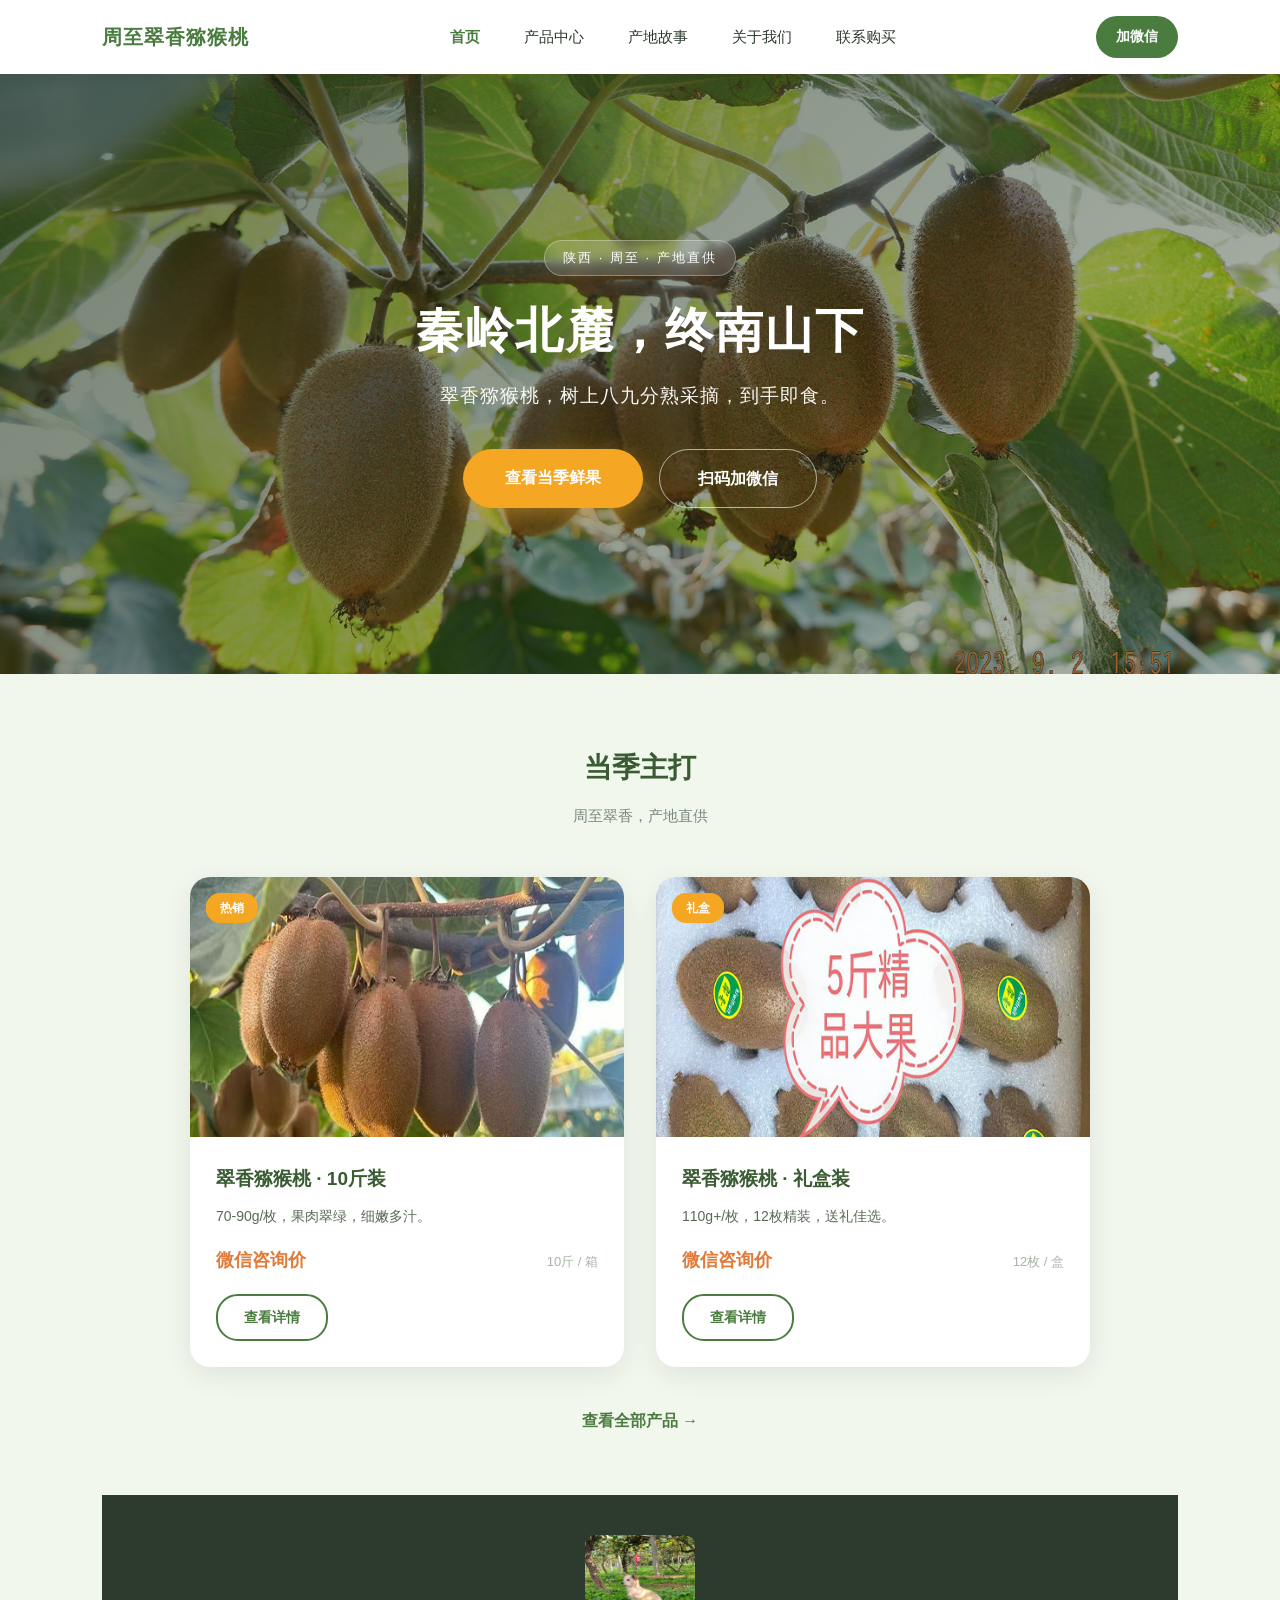
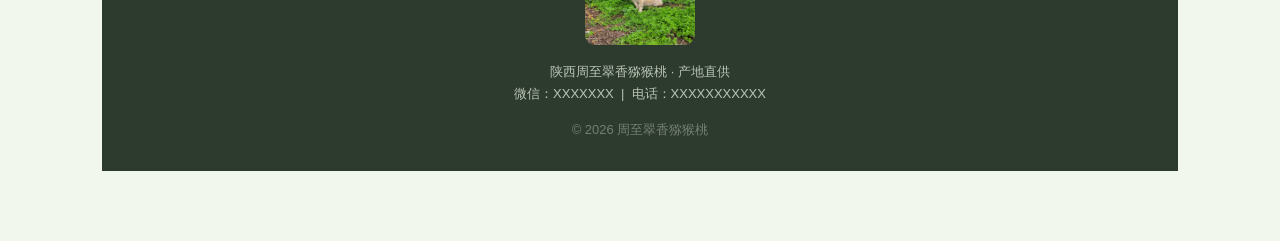
<file: index.html>
<!DOCTYPE html>
<html lang="zh-CN">
<head>
<meta charset="UTF-8">
<meta name="viewport" content="width=device-width, initial-scale=1.0">
<title>陕西周至翠香猕猴桃 · 产地直供</title>
<meta name="description" content="陕西周至翠香猕猴桃，秦岭北麓核心产区，树上八九分熟采摘，坏果包赔。扫码加微信，产地直供价。">
<link rel="stylesheet" href="/style.css">
</head>
<body>

<div id="site-nav"></div>

<header class="hero">
  <div class="hero-bg"></div>
  <div class="hero-overlay"></div>
  <div class="hero-content">
    <div class="hero-eyebrow">陕西 · 周至 · 产地直供</div>
    <h1>秦岭北麓，终南山下</h1>
    <p>翠香猕猴桃，树上八九分熟采摘，到手即食。</p>
    <div class="hero-buttons">
      <a href="/products.html" class="btn-main">查看当季鲜果</a>
      <a href="/contact.html" class="btn-ghost">扫码加微信</a>
    </div>
  </div>
</header>

<section style="background:var(--primary-bg);">
  <h2 class="section-title">当季主打</h2>
  <p class="section-sub">周至翠香，产地直供</p>
  <div class="product-grid">
    <div class="product-card">
      <div class="product-img-wrap">
        <img src="/images/product-cuixiang-10jin.jpg" alt="翠香猕猴桃10斤装">
        <div class="product-badge">热销</div>
      </div>
      <div class="product-info">
        <h3>翠香猕猴桃 · 10斤装</h3>
        <p class="desc">70-90g/枚，果肉翠绿，细嫩多汁。</p>
        <div class="price-row">
          <span class="price">微信咨询价</span>
          <span class="unit">10斤 / 箱</span>
        </div>
        <a href="/products/cuixiang-10jin.html" class="btn-outline">查看详情</a>
      </div>
    </div>
    <div class="product-card">
      <div class="product-img-wrap">
        <img src="/images/product-cuixiang-gift.jpg" alt="翠香猕猴桃礼盒装">
        <div class="product-badge">礼盒</div>
      </div>
      <div class="product-info">
        <h3>翠香猕猴桃 · 礼盒装</h3>
        <p class="desc">110g+/枚，12枚精装，送礼佳选。</p>
        <div class="price-row">
          <span class="price">微信咨询价</span>
          <span class="unit">12枚 / 盒</span>
        </div>
        <a href="/products/cuixiang-5jin-gift.html" class="btn-outline">查看详情</a>
      </div>
    </div>
  </div>
  <div style="text-align:center; margin-top:40px;">
    <a href="/products.html" style="color:var(--primary); font-weight:600;">查看全部产品 →</a>
  </div>


<div id="site-wechat"></div>

<div id="site-footer"></div>

<div id="site-mobile-nav"></div>

<script src="/common.js"></script>
</body>
</html>
</file>
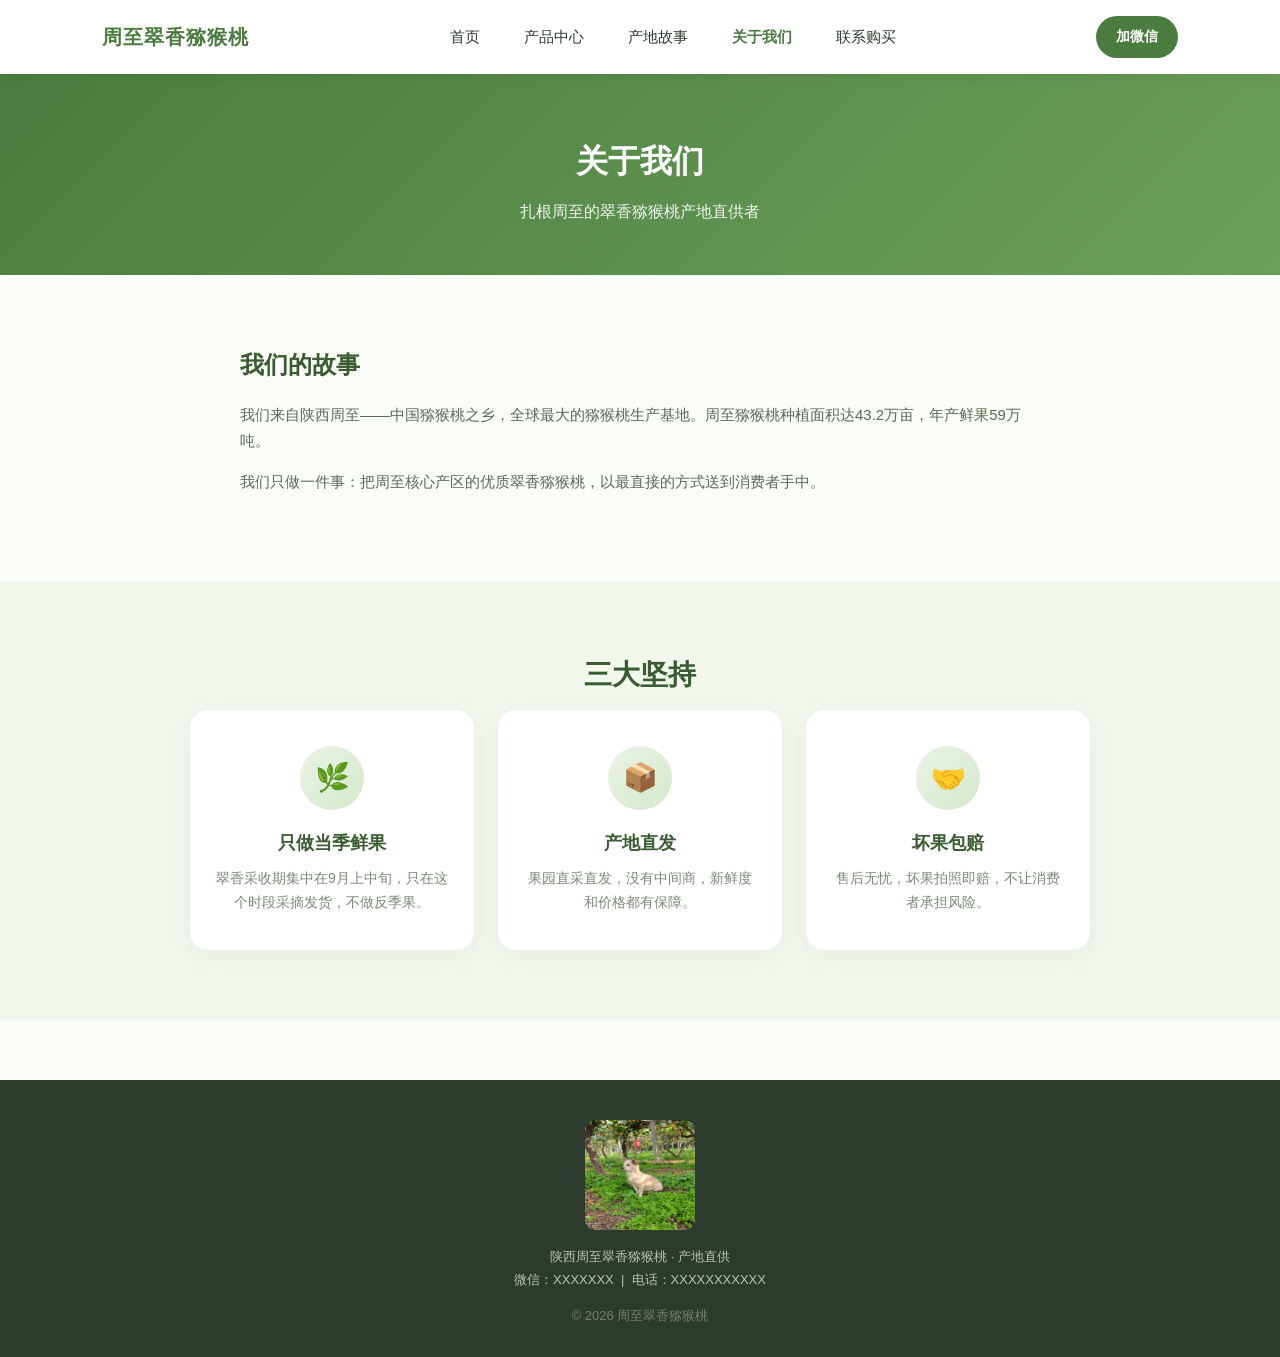
<file: about.html>
<!DOCTYPE html>
<html lang="zh-CN">
<head>
<meta charset="UTF-8">
<meta name="viewport" content="width=device-width, initial-scale=1.0">
<title>关于我们 · 陕西周至翠香猕猴桃</title>
<meta name="description" content="扎根周至的翠香猕猴桃产地直供者，只做当季鲜果，产地直发，坏果包赔。">
<link rel="stylesheet" href="/style.css">
<style>
  .about-wrap { max-width: 800px; margin: 0 auto; }
  .about-wrap h3 { font-size: 24px; color: #3a5c32; margin-bottom: 16px; }
  .about-wrap p { font-size: 15px; color: var(--text-mid); margin-bottom: 16px; }

  .values { display: grid; grid-template-columns: repeat(3, 1fr); gap: 24px; max-width: 900px; margin: 0 auto; }
  .value-item { background: #fff; border-radius: 18px; padding: 36px 24px; text-align: center; box-shadow: 0 6px 24px rgba(74,124,63,0.08); transition: transform 0.25s; }
  .value-item:hover { transform: translateY(-4px); }
  .value-item .icon { width: 64px; height: 64px; border-radius: 50%; background: linear-gradient(135deg, #eaf3e5, #d4e8cb); display: flex; align-items: center; justify-content: center; font-size: 28px; margin: 0 auto 18px; }
  .value-item h3 { font-size: 18px; color: #3a5c32; margin-bottom: 8px; font-weight: 700; }
  .value-item p { font-size: 14px; color: var(--text-light); }

  @media (max-width: 768px) {
    .values { grid-template-columns: 1fr; }
  }
</style>
</head>
<body>

<div id="site-nav"></div>

<header class="page-header">
  <h1>关于我们</h1>
  <p>扎根周至的翠香猕猴桃产地直供者</p>
</header>

<section>
  <div class="about-wrap">
    <h3>我们的故事</h3>
    <p>我们来自陕西周至——中国猕猴桃之乡，全球最大的猕猴桃生产基地。周至猕猴桃种植面积达43.2万亩，年产鲜果59万吨。</p>
    <p>我们只做一件事：把周至核心产区的优质翠香猕猴桃，以最直接的方式送到消费者手中。</p>
  </div>
</section>

<section style="background:var(--primary-bg);">
  <h2 class="section-title">三大坚持</h2>
  <div class="values">
    <div class="value-item">
      <div class="icon">🌿</div>
      <h3>只做当季鲜果</h3>
      <p>翠香采收期集中在9月上中旬，只在这个时段采摘发货，不做反季果。</p>
    </div>
    <div class="value-item">
      <div class="icon">📦</div>
      <h3>产地直发</h3>
      <p>果园直采直发，没有中间商，新鲜度和价格都有保障。</p>
    </div>
    <div class="value-item">
      <div class="icon">🤝</div>
      <h3>坏果包赔</h3>
      <p>售后无忧，坏果拍照即赔，不让消费者承担风险。</p>
    </div>
  </div>
</section>

<div id="site-wechat"></div>
<div id="site-footer"></div>
<div id="site-mobile-nav"></div>

<script src="/common.js"></script>
</body>
</html>
</file>
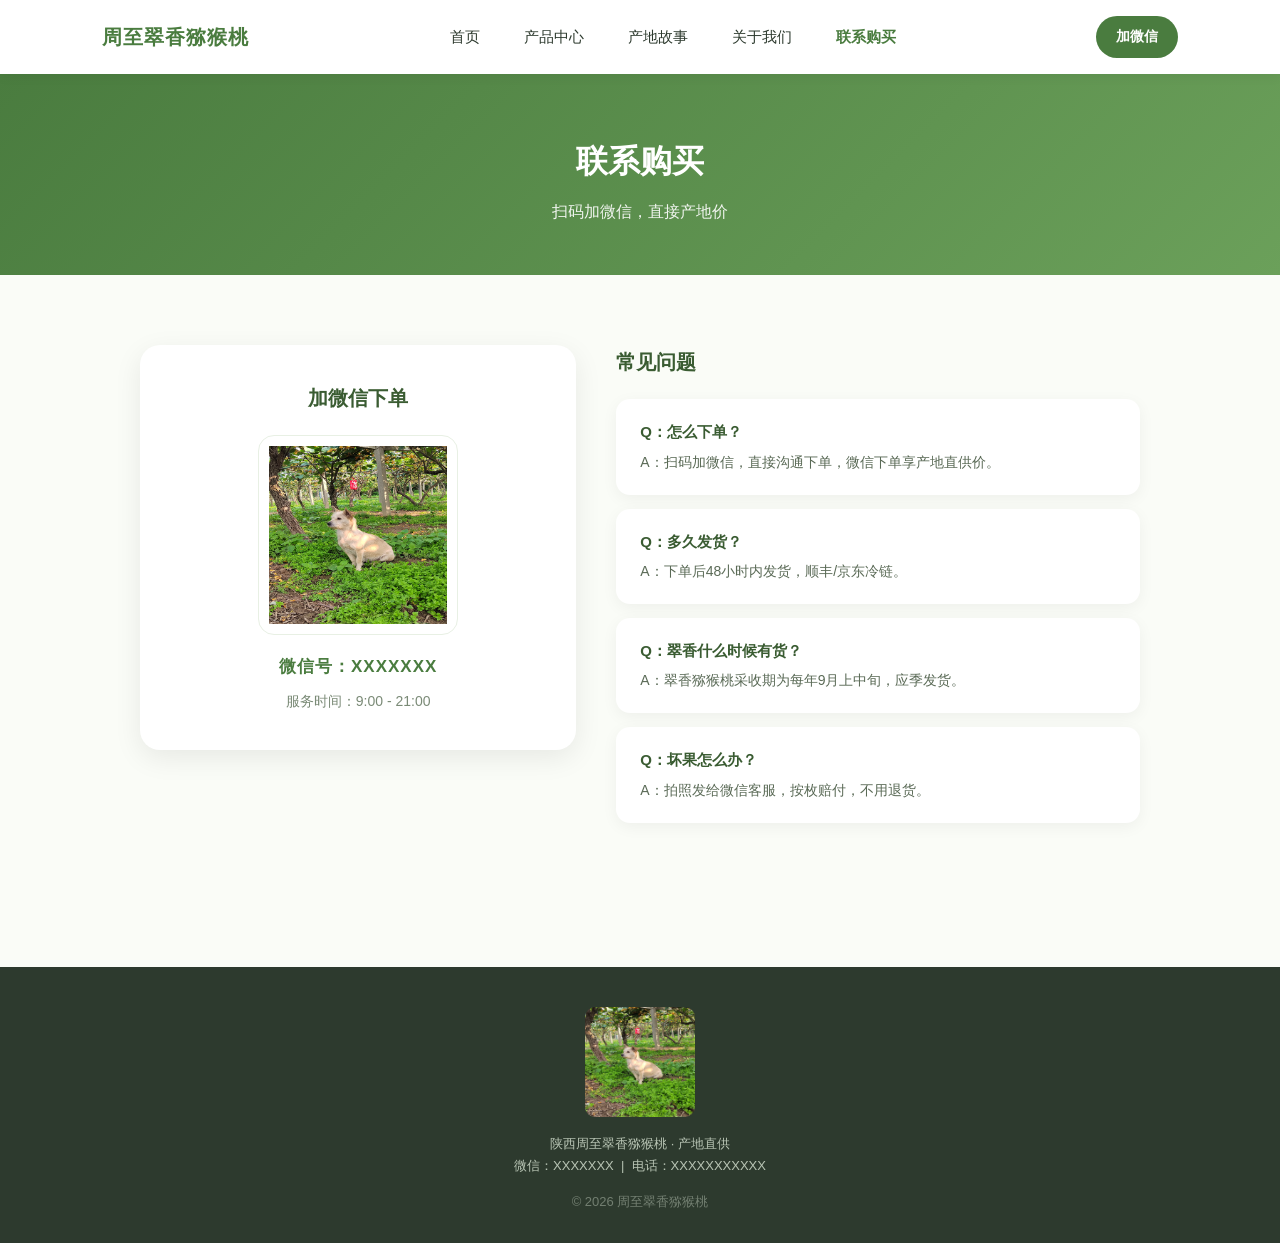
<file: contact.html>
<!DOCTYPE html>
<html lang="zh-CN">
<head>
<meta charset="UTF-8">
<meta name="viewport" content="width=device-width, initial-scale=1.0">
<title>联系购买 · 陕西周至翠香猕猴桃</title>
<meta name="description" content="扫码加微信，直接产地价购买周至翠香猕猴桃。坏果包赔，售后无忧。">
<link rel="stylesheet" href="/style.css">
<style>
  .contact-wrap { max-width: 1000px; margin: 0 auto; display: grid; grid-template-columns: 1fr 1.2fr; gap: 40px; align-items: start; }
  .contact-card { background: #fff; border-radius: 20px; padding: 36px; box-shadow: 0 8px 28px rgba(0,0,0,0.08); text-align: center; }
  .contact-card h3 { font-size: 20px; color: #3a5c32; margin-bottom: 20px; }
  .contact-card .qr { width: 200px; height: 200px; margin: 0 auto 18px; background: #fff; border-radius: 16px; padding: 10px; border: 1px solid #e8f0e4; }
  .contact-card .wechat-id { font-size: 17px; font-weight: 700; color: var(--primary); margin-bottom: 8px; }
  .contact-card .note { font-size: 14px; color: var(--text-light); }

  .faq h3 { font-size: 20px; color: #3a5c32; margin-bottom: 20px; }
  .faq-item { background: #fff; border-radius: 14px; padding: 20px 24px; margin-bottom: 14px; box-shadow: 0 4px 16px rgba(0,0,0,0.05); }
  .faq-item h4 { font-size: 15px; color: #3a5c32; margin-bottom: 6px; }
  .faq-item p { font-size: 14px; color: var(--text-mid); }

  @media (max-width: 768px) {
    .contact-wrap { grid-template-columns: 1fr; }
  }
</style>
</head>
<body>

<div id="site-nav"></div>

<header class="page-header">
  <h1>联系购买</h1>
  <p>扫码加微信，直接产地价</p>
</header>

<section>
  <div class="contact-wrap">
    <div class="contact-card">
      <h3>加微信下单</h3>
      <div class="qr">
        <img src="/images/wechat-qr.png" alt="微信二维码">
      </div>
      <div class="wechat-id">微信号：XXXXXXX</div>
      <div class="note">服务时间：9:00 - 21:00</div>
    </div>
    <div class="faq">
      <h3>常见问题</h3>
      <div class="faq-item">
        <h4>Q：怎么下单？</h4>
        <p>A：扫码加微信，直接沟通下单，微信下单享产地直供价。</p>
      </div>
      <div class="faq-item">
        <h4>Q：多久发货？</h4>
        <p>A：下单后48小时内发货，顺丰/京东冷链。</p>
      </div>
      <div class="faq-item">
        <h4>Q：翠香什么时候有货？</h4>
        <p>A：翠香猕猴桃采收期为每年9月上中旬，应季发货。</p>
      </div>
      <div class="faq-item">
        <h4>Q：坏果怎么办？</h4>
        <p>A：拍照发给微信客服，按枚赔付，不用退货。</p>
      </div>
    </div>
  </div>
</section>

<div id="site-wechat"></div>
<div id="site-footer"></div>
<div id="site-mobile-nav"></div>

<script src="/common.js"></script>
</body>
</html>
</file>
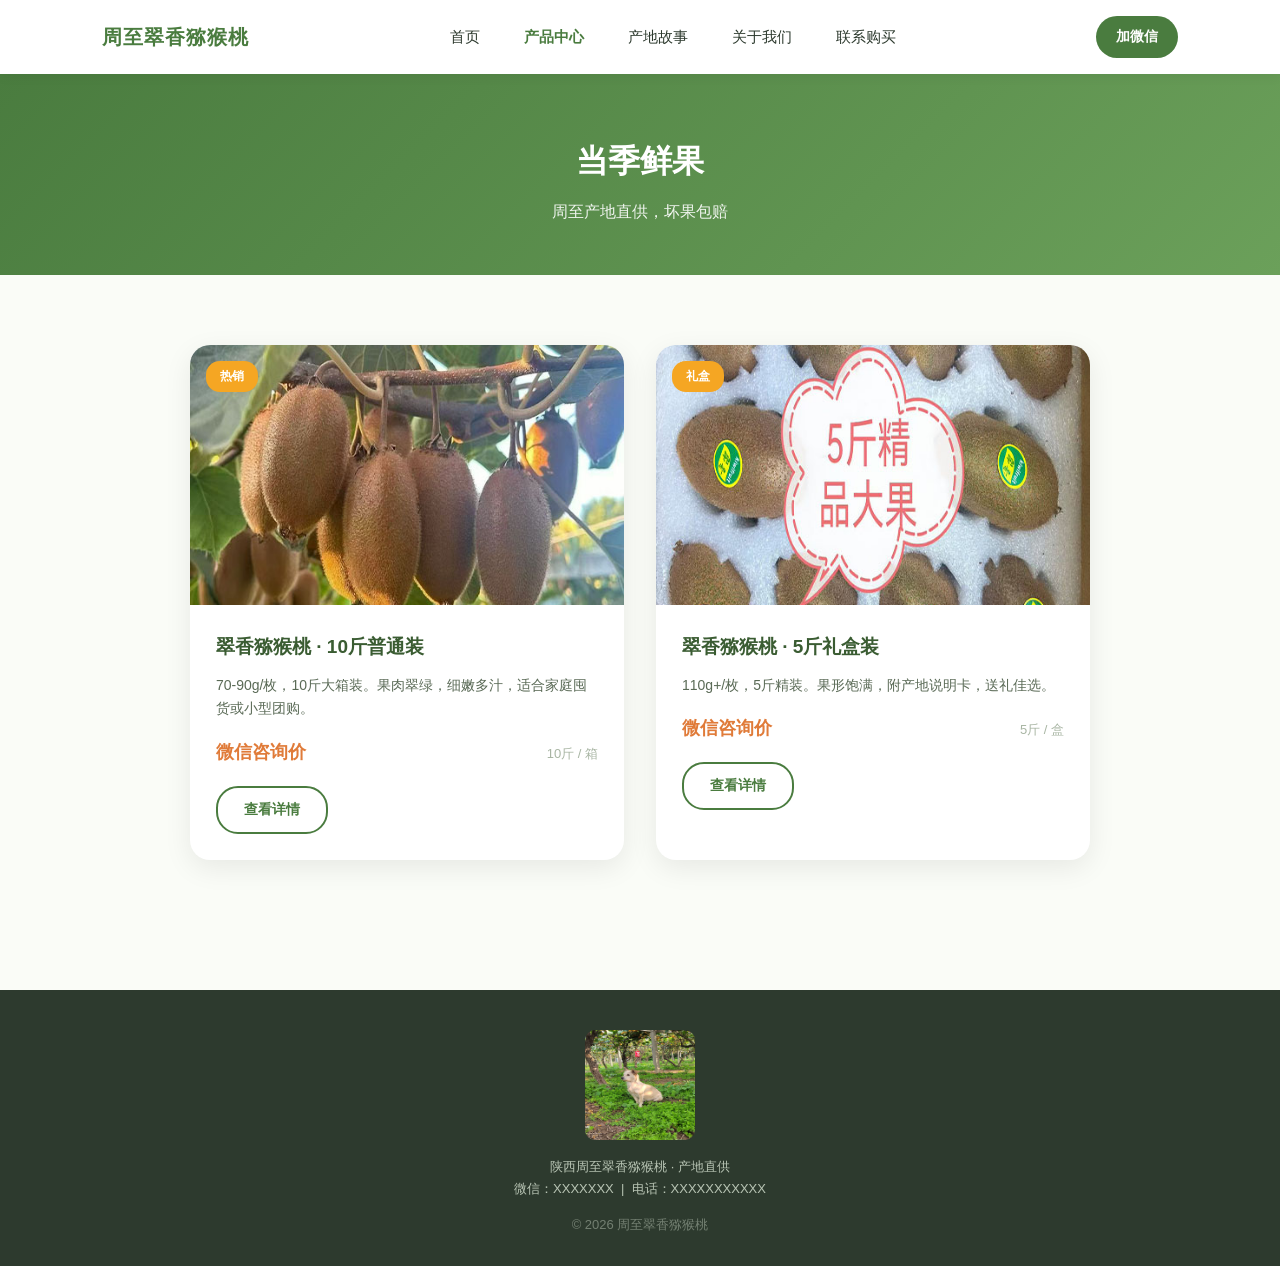
<file: products.html>
<!DOCTYPE html>
<html lang="zh-CN">
<head>
<meta charset="UTF-8">
<meta name="viewport" content="width=device-width, initial-scale=1.0">
<title>产品中心 · 陕西周至翠香猕猴桃</title>
<meta name="description" content="周至猕猴桃当季鲜果，翠香10斤装、翠香5斤礼盒、红阳5斤装、华优5斤装，产地直供，坏果包赔。">
<link rel="stylesheet" href="/style.css">
</head>
<body>

<div id="site-nav"></div>

<header class="page-header">
  <h1>当季鲜果</h1>
  <p>周至产地直供，坏果包赔</p>
</header>

<section>
  <div id="product-list" class="product-grid"></div>
</section>

<div id="site-wechat"></div>
<div id="site-footer"></div>
<div id="site-mobile-nav"></div>

<script src="/products-data.js"></script>
<script>
  const container = document.getElementById("product-list");
  if (container && typeof PRODUCTS !== "undefined") {
    container.innerHTML = PRODUCTS.map(p => `
      <div class="product-card">
        <div class="product-img-wrap">
          <img src="${p.image}" alt="${p.name}">
          ${p.badge ? `<div class="product-badge">${p.badge}</div>` : ""}
        </div>
        <div class="product-info">
          <h3>${p.name}</h3>
          <p class="desc">${p.desc}</p>
          <div class="price-row">
            <span class="price">${p.price}</span>
            <span class="unit">${p.unit}</span>
          </div>
          <a href="${p.detailUrl}" class="btn-outline">查看详情</a>
        </div>
      </div>
    `).join("");
  }
</script>
<script src="/common.js"></script>
</body>
</html>
</file>
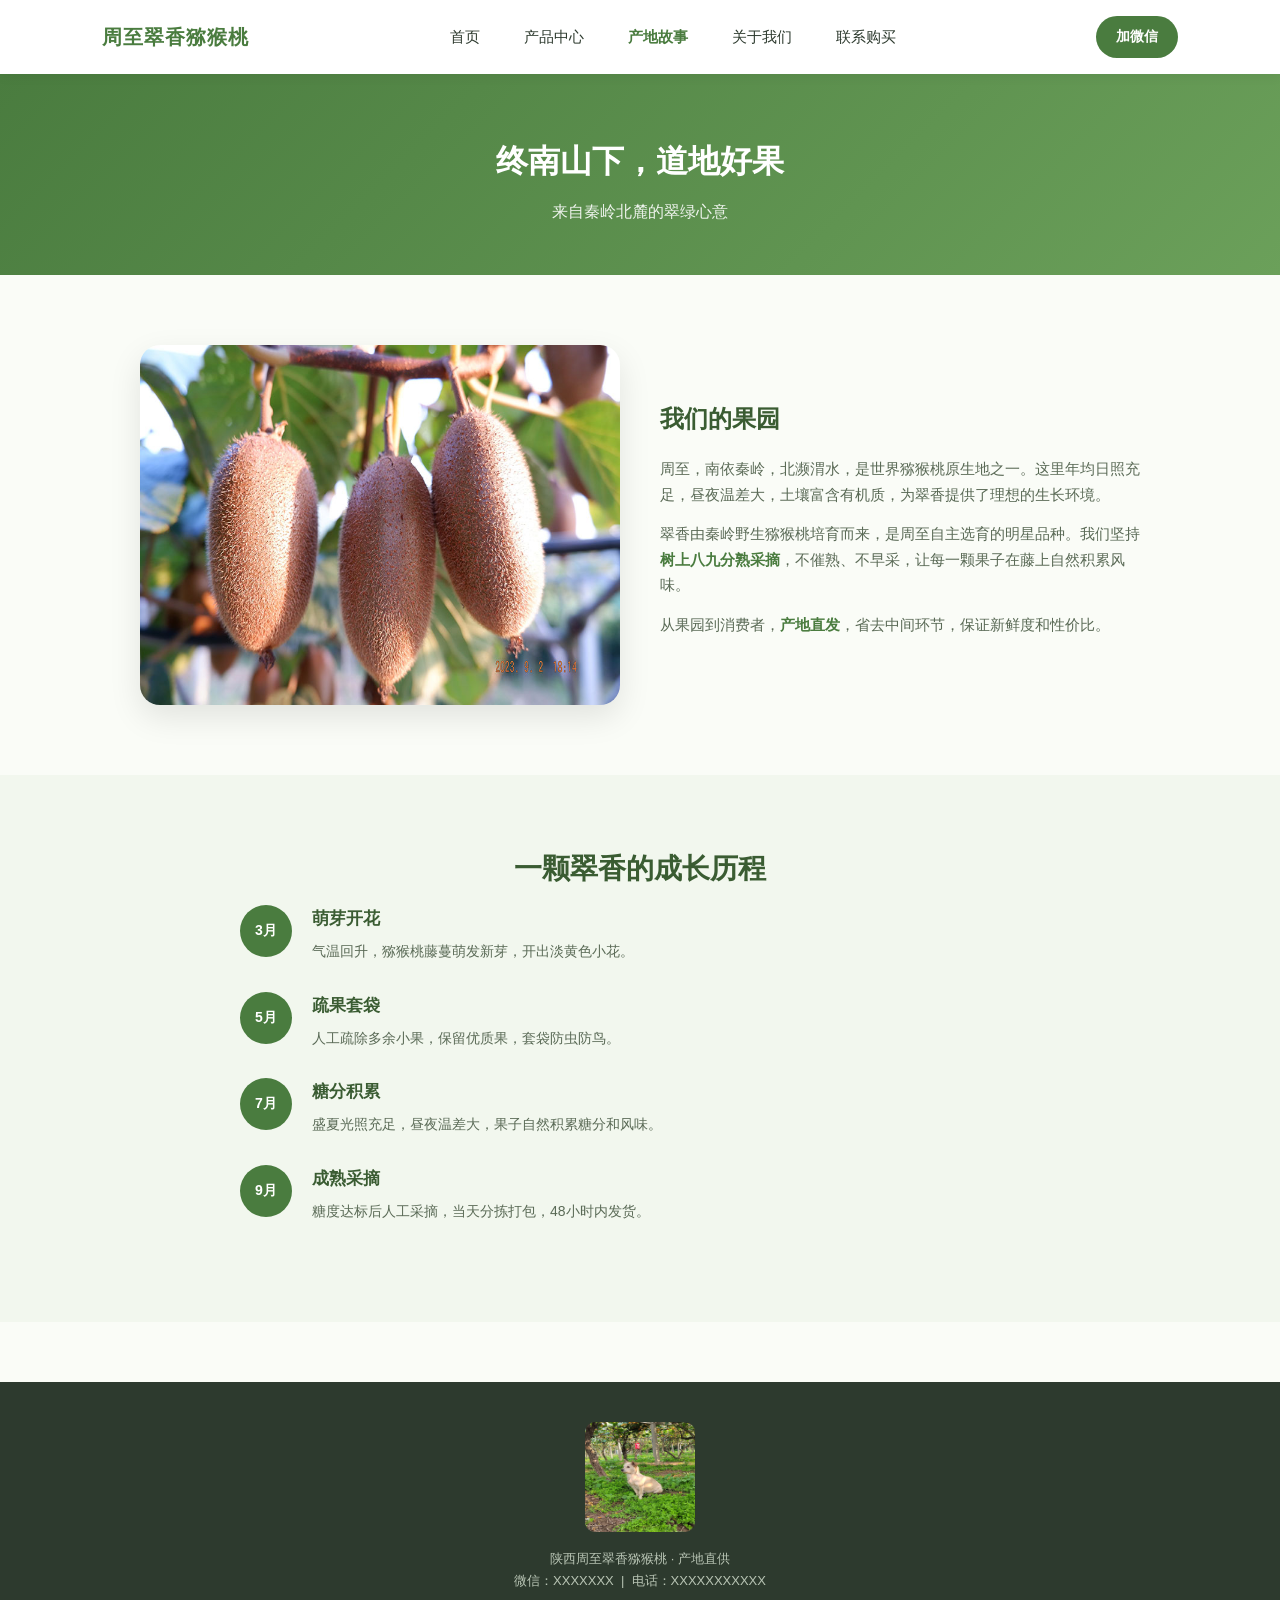
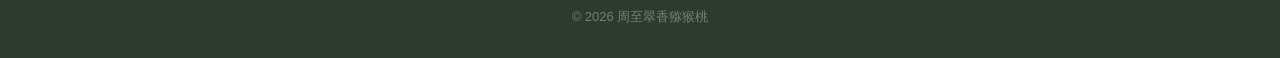
<file: story.html>
<!DOCTYPE html>
<html lang="zh-CN">
<head>
<meta charset="UTF-8">
<meta name="viewport" content="width=device-width, initial-scale=1.0">
<title>产地故事 · 陕西周至翠香猕猴桃</title>
<meta name="description" content="周至翠香猕猴桃产地故事，秦岭北麓核心产区，树上自然熟，产地直发。">
<link rel="stylesheet" href="/style.css">
<style>
  .story-wrap { display: grid; grid-template-columns: 1fr 1fr; gap: 40px; max-width: 1000px; margin: 0 auto; align-items: center; }
  .story-img { border-radius: 20px; overflow: hidden; box-shadow: 0 12px 32px rgba(0,0,0,0.1); }
  .story-text h3 { font-size: 24px; color: #3a5c32; margin-bottom: 16px; }
  .story-text p { font-size: 15px; color: var(--text-mid); margin-bottom: 14px; }
  .story-text .highlight { color: var(--primary); font-weight: 700; }

  .timeline { max-width: 800px; margin: 0 auto; }
  .timeline-item { display: flex; gap: 20px; margin-bottom: 28px; }
  .timeline-dot { flex-shrink: 0; width: 52px; height: 52px; border-radius: 50%; background: var(--primary); color: #fff; display: flex; align-items: center; justify-content: center; font-weight: 700; font-size: 14px; }
  .timeline-content h4 { font-size: 17px; color: #3a5c32; margin-bottom: 6px; }
  .timeline-content p { font-size: 14px; color: var(--text-mid); }

  @media (max-width: 768px) {
    .story-wrap { grid-template-columns: 1fr; }
  }
</style>
</head>
<body>

<div id="site-nav"></div>

<header class="page-header">
  <h1>终南山下，道地好果</h1>
  <p>来自秦岭北麓的翠绿心意</p>
</header>

<section>
  <div class="story-wrap">
    <div class="story-img">
      <img src="/images/orchard.jpg" alt="周至猕猴桃果园">
    </div>
    <div class="story-text">
      <h3>我们的果园</h3>
      <p>周至，南依秦岭，北濒渭水，是世界猕猴桃原生地之一。这里年均日照充足，昼夜温差大，土壤富含有机质，为翠香提供了理想的生长环境。</p>
      <p>翠香由秦岭野生猕猴桃培育而来，是周至自主选育的明星品种。我们坚持<span class="highlight">树上八九分熟采摘</span>，不催熟、不早采，让每一颗果子在藤上自然积累风味。</p>
      <p>从果园到消费者，<span class="highlight">产地直发</span>，省去中间环节，保证新鲜度和性价比。</p>
    </div>
  </div>
</section>

<section style="background:var(--primary-bg);">
  <h2 class="section-title">一颗翠香的成长历程</h2>
  <div class="timeline">
    <div class="timeline-item">
      <div class="timeline-dot">3月</div>
      <div class="timeline-content">
        <h4>萌芽开花</h4>
        <p>气温回升，猕猴桃藤蔓萌发新芽，开出淡黄色小花。</p>
      </div>
    </div>
    <div class="timeline-item">
      <div class="timeline-dot">5月</div>
      <div class="timeline-content">
        <h4>疏果套袋</h4>
        <p>人工疏除多余小果，保留优质果，套袋防虫防鸟。</p>
      </div>
    </div>
    <div class="timeline-item">
      <div class="timeline-dot">7月</div>
      <div class="timeline-content">
        <h4>糖分积累</h4>
        <p>盛夏光照充足，昼夜温差大，果子自然积累糖分和风味。</p>
      </div>
    </div>
    <div class="timeline-item">
      <div class="timeline-dot">9月</div>
      <div class="timeline-content">
        <h4>成熟采摘</h4>
        <p>糖度达标后人工采摘，当天分拣打包，48小时内发货。</p>
      </div>
    </div>
  </div>
</section>

<div id="site-wechat"></div>
<div id="site-footer"></div>
<div id="site-mobile-nav"></div>

<script src="/common.js"></script>
</body>
</html>
</file>
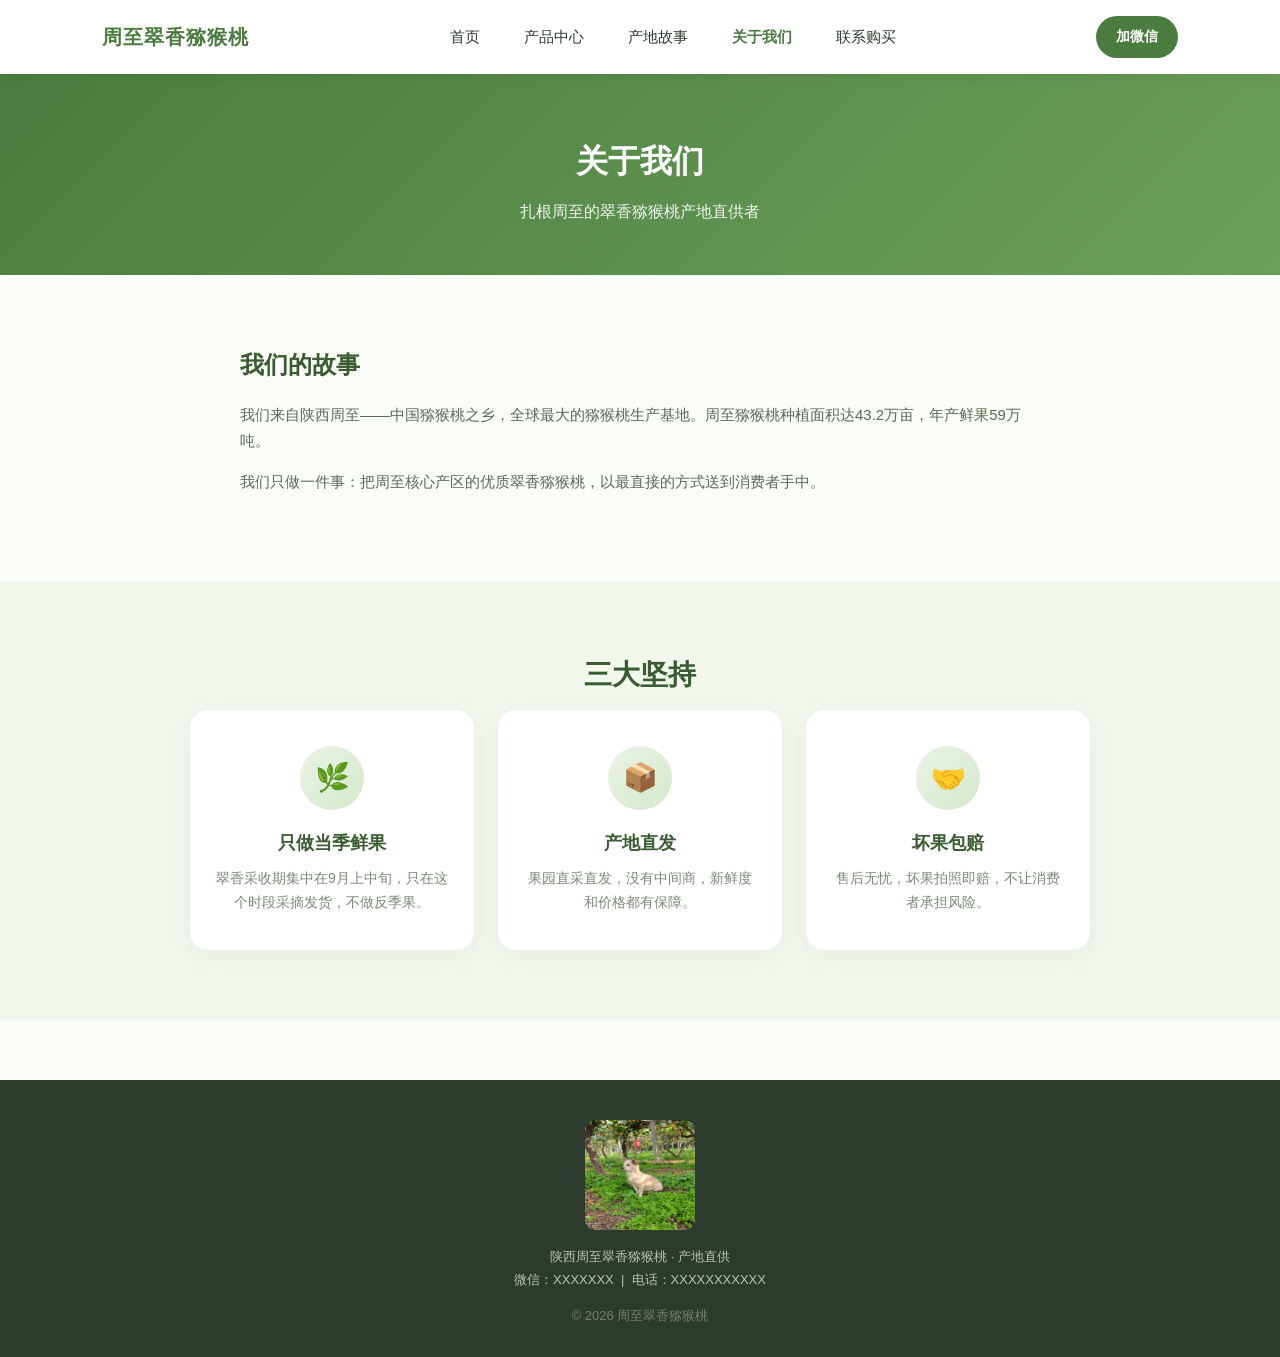
<file: pages/about.html>
<!DOCTYPE html>
<html lang="zh-CN">
<head>
<meta charset="UTF-8">
<meta name="viewport" content="width=device-width, initial-scale=1.0">
<title>关于我们 · 陕西周至翠香猕猴桃</title>
<meta name="description" content="扎根周至的翠香猕猴桃产地直供者，只做当季鲜果，产地直发，坏果包赔。">
<link rel="stylesheet" href="/style.css">
<style>
  .about-wrap { max-width: 800px; margin: 0 auto; }
  .about-wrap h3 { font-size: 24px; color: #3a5c32; margin-bottom: 16px; }
  .about-wrap p { font-size: 15px; color: var(--text-mid); margin-bottom: 16px; }

  .values { display: grid; grid-template-columns: repeat(3, 1fr); gap: 24px; max-width: 900px; margin: 0 auto; }
  .value-item { background: #fff; border-radius: 18px; padding: 36px 24px; text-align: center; box-shadow: 0 6px 24px rgba(74,124,63,0.08); transition: transform 0.25s; }
  .value-item:hover { transform: translateY(-4px); }
  .value-item .icon { width: 64px; height: 64px; border-radius: 50%; background: linear-gradient(135deg, #eaf3e5, #d4e8cb); display: flex; align-items: center; justify-content: center; font-size: 28px; margin: 0 auto 18px; }
  .value-item h3 { font-size: 18px; color: #3a5c32; margin-bottom: 8px; font-weight: 700; }
  .value-item p { font-size: 14px; color: var(--text-light); }

  @media (max-width: 768px) {
    .values { grid-template-columns: 1fr; }
  }
</style>
</head>
<body>

<div id="site-nav"></div>

<header class="page-header">
  <h1>关于我们</h1>
  <p>扎根周至的翠香猕猴桃产地直供者</p>
</header>

<section>
  <div class="about-wrap">
    <h3>我们的故事</h3>
    <p>我们来自陕西周至——中国猕猴桃之乡，全球最大的猕猴桃生产基地。周至猕猴桃种植面积达43.2万亩，年产鲜果59万吨。</p>
    <p>我们只做一件事：把周至核心产区的优质翠香猕猴桃，以最直接的方式送到消费者手中。</p>
  </div>
</section>

<section style="background:var(--primary-bg);">
  <h2 class="section-title">三大坚持</h2>
  <div class="values">
    <div class="value-item">
      <div class="icon">🌿</div>
      <h3>只做当季鲜果</h3>
      <p>翠香采收期集中在9月上中旬，只在这个时段采摘发货，不做反季果。</p>
    </div>
    <div class="value-item">
      <div class="icon">📦</div>
      <h3>产地直发</h3>
      <p>果园直采直发，没有中间商，新鲜度和价格都有保障。</p>
    </div>
    <div class="value-item">
      <div class="icon">🤝</div>
      <h3>坏果包赔</h3>
      <p>售后无忧，坏果拍照即赔，不让消费者承担风险。</p>
    </div>
  </div>
</section>

<div id="site-wechat"></div>
<div id="site-footer"></div>
<div id="site-mobile-nav"></div>

<script src="/common.js"></script>
</body>
</html>
</file>
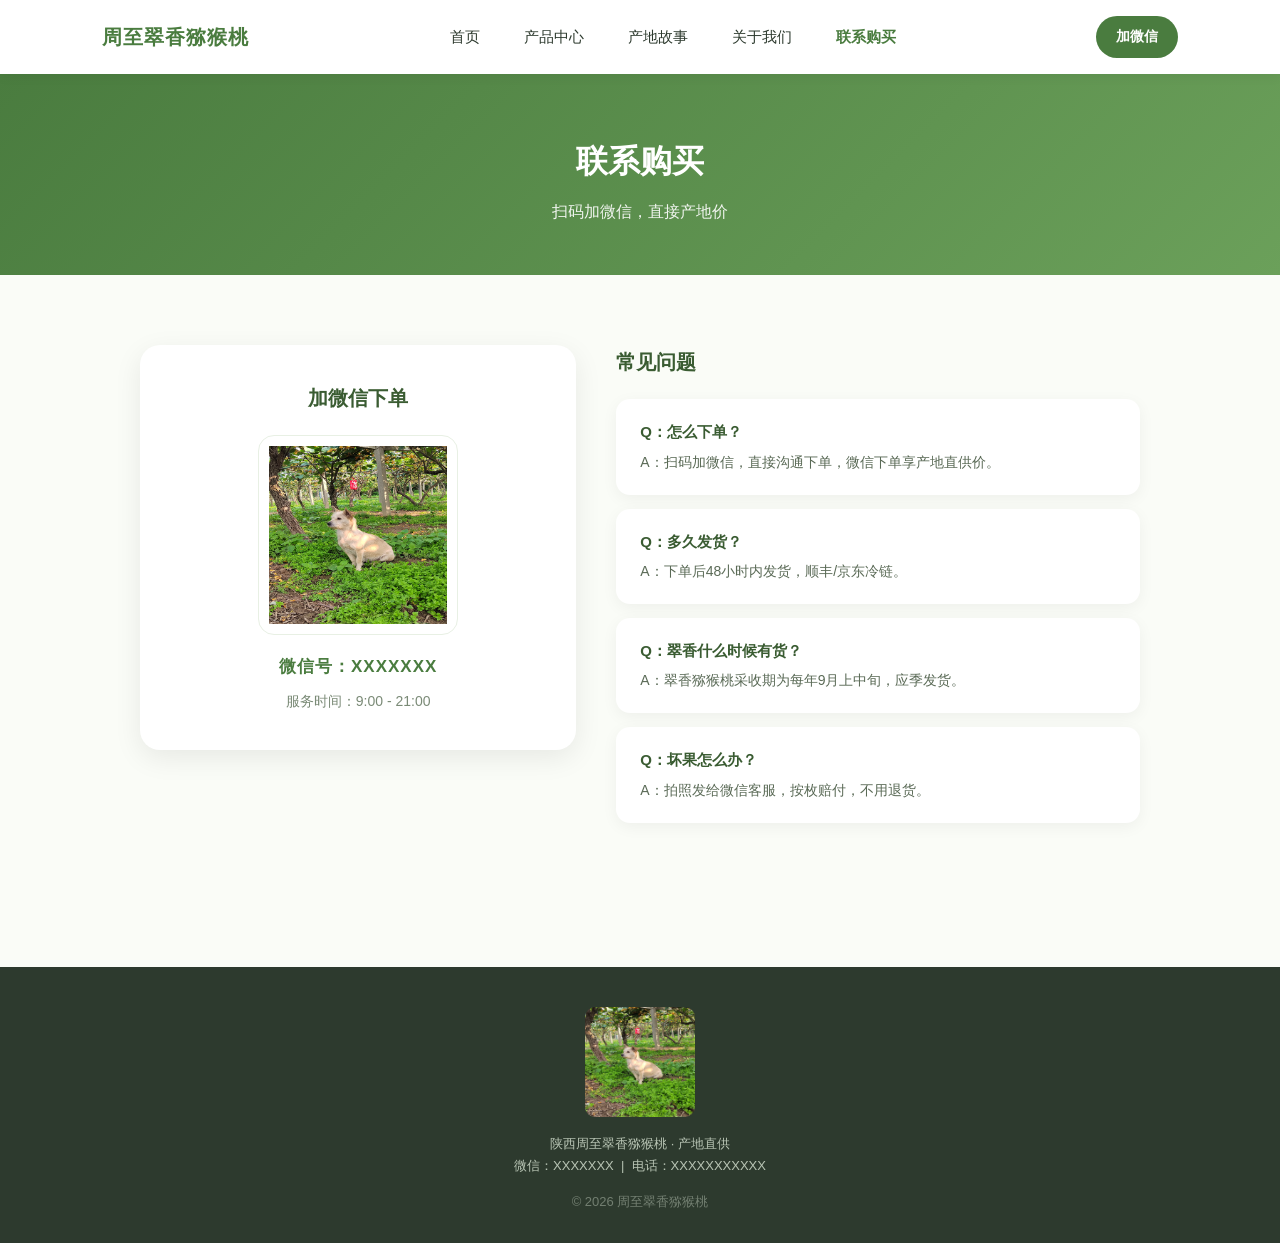
<file: pages/contact.html>
<!DOCTYPE html>
<html lang="zh-CN">
<head>
<meta charset="UTF-8">
<meta name="viewport" content="width=device-width, initial-scale=1.0">
<title>联系购买 · 陕西周至翠香猕猴桃</title>
<meta name="description" content="扫码加微信，直接产地价购买周至翠香猕猴桃。坏果包赔，售后无忧。">
<link rel="stylesheet" href="/style.css">
<style>
  .contact-wrap { max-width: 1000px; margin: 0 auto; display: grid; grid-template-columns: 1fr 1.2fr; gap: 40px; align-items: start; }
  .contact-card { background: #fff; border-radius: 20px; padding: 36px; box-shadow: 0 8px 28px rgba(0,0,0,0.08); text-align: center; }
  .contact-card h3 { font-size: 20px; color: #3a5c32; margin-bottom: 20px; }
  .contact-card .qr { width: 200px; height: 200px; margin: 0 auto 18px; background: #fff; border-radius: 16px; padding: 10px; border: 1px solid #e8f0e4; }
  .contact-card .wechat-id { font-size: 17px; font-weight: 700; color: var(--primary); margin-bottom: 8px; }
  .contact-card .note { font-size: 14px; color: var(--text-light); }

  .faq h3 { font-size: 20px; color: #3a5c32; margin-bottom: 20px; }
  .faq-item { background: #fff; border-radius: 14px; padding: 20px 24px; margin-bottom: 14px; box-shadow: 0 4px 16px rgba(0,0,0,0.05); }
  .faq-item h4 { font-size: 15px; color: #3a5c32; margin-bottom: 6px; }
  .faq-item p { font-size: 14px; color: var(--text-mid); }

  @media (max-width: 768px) {
    .contact-wrap { grid-template-columns: 1fr; }
  }
</style>
</head>
<body>

<div id="site-nav"></div>

<header class="page-header">
  <h1>联系购买</h1>
  <p>扫码加微信，直接产地价</p>
</header>

<section>
  <div class="contact-wrap">
    <div class="contact-card">
      <h3>加微信下单</h3>
      <div class="qr">
        <img src="/images/wechat-qr.png" alt="微信二维码">
      </div>
      <div class="wechat-id">微信号：XXXXXXX</div>
      <div class="note">服务时间：9:00 - 21:00</div>
    </div>
    <div class="faq">
      <h3>常见问题</h3>
      <div class="faq-item">
        <h4>Q：怎么下单？</h4>
        <p>A：扫码加微信，直接沟通下单，微信下单享产地直供价。</p>
      </div>
      <div class="faq-item">
        <h4>Q：多久发货？</h4>
        <p>A：下单后48小时内发货，顺丰/京东冷链。</p>
      </div>
      <div class="faq-item">
        <h4>Q：翠香什么时候有货？</h4>
        <p>A：翠香猕猴桃采收期为每年9月上中旬，应季发货。</p>
      </div>
      <div class="faq-item">
        <h4>Q：坏果怎么办？</h4>
        <p>A：拍照发给微信客服，按枚赔付，不用退货。</p>
      </div>
    </div>
  </div>
</section>

<div id="site-wechat"></div>
<div id="site-footer"></div>
<div id="site-mobile-nav"></div>

<script src="/common.js"></script>
</body>
</html>
</file>
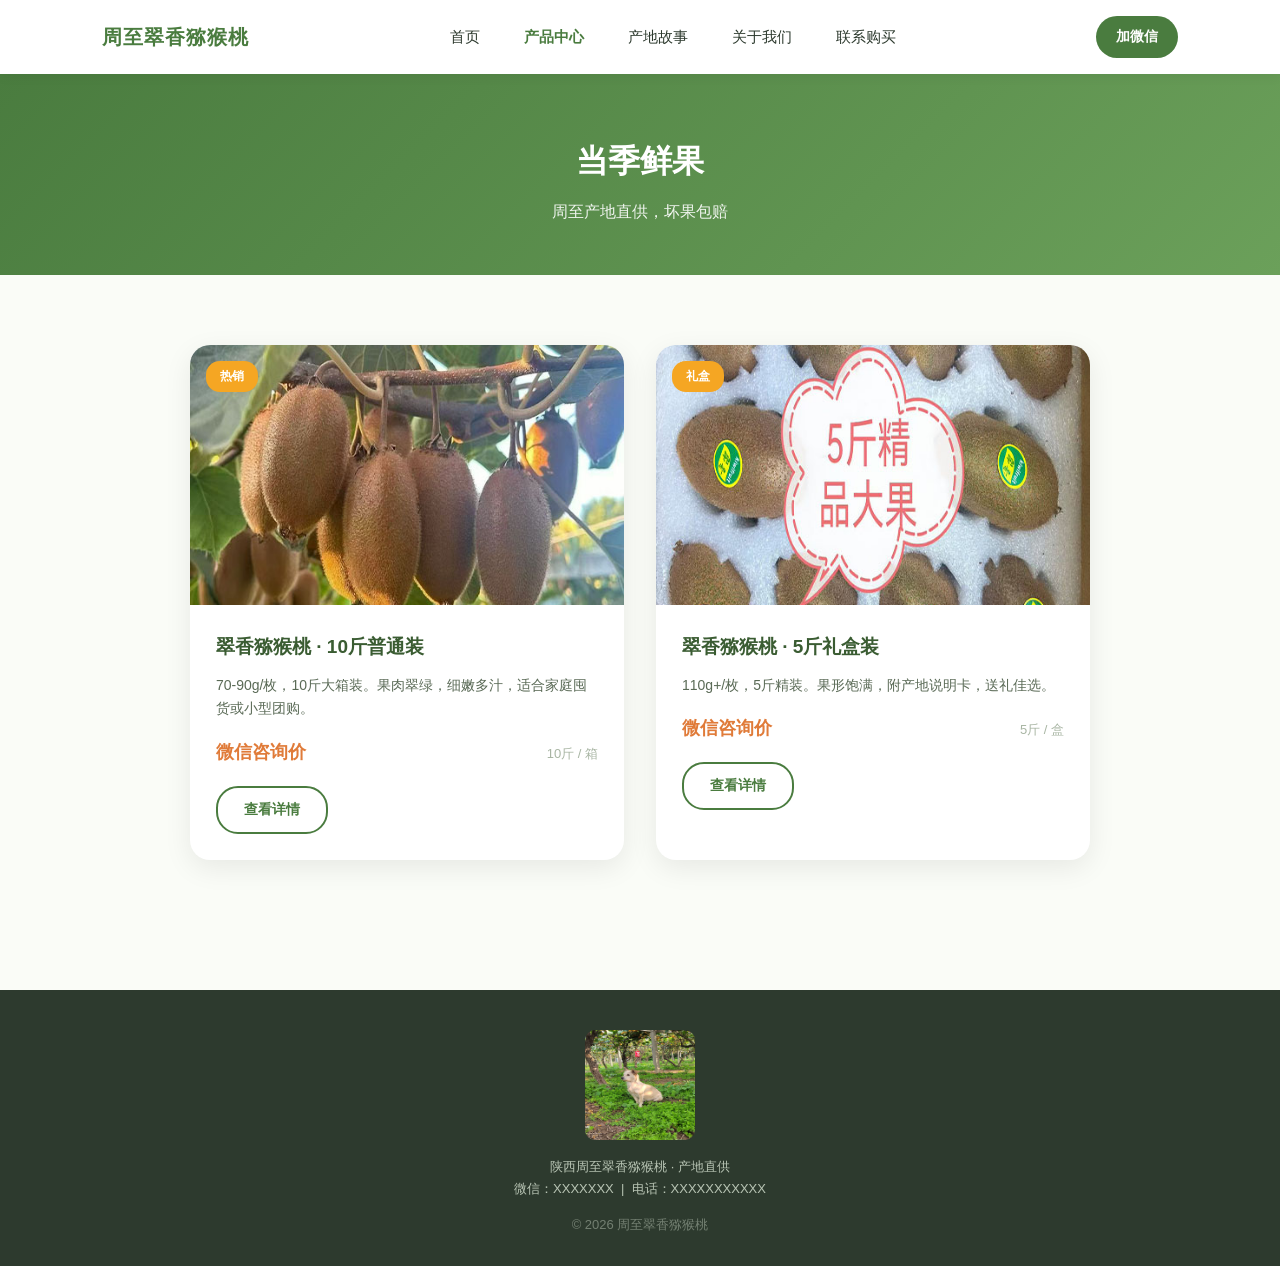
<file: pages/products.html>
<!DOCTYPE html>
<html lang="zh-CN">
<head>
<meta charset="UTF-8">
<meta name="viewport" content="width=device-width, initial-scale=1.0">
<title>产品中心 · 陕西周至翠香猕猴桃</title>
<meta name="description" content="周至猕猴桃当季鲜果，翠香10斤装、翠香5斤礼盒、红阳5斤装、华优5斤装，产地直供，坏果包赔。">
<link rel="stylesheet" href="/style.css">
</head>
<body>

<div id="site-nav"></div>

<header class="page-header">
  <h1>当季鲜果</h1>
  <p>周至产地直供，坏果包赔</p>
</header>

<section>
  <div id="product-list" class="product-grid"></div>
</section>

<div id="site-wechat"></div>
<div id="site-footer"></div>
<div id="site-mobile-nav"></div>

<script src="/products-data.js"></script>
<script>
  const container = document.getElementById("product-list");
  if (container && typeof PRODUCTS !== "undefined") {
    container.innerHTML = PRODUCTS.map(p => `
      <div class="product-card">
        <div class="product-img-wrap">
          <img src="${p.image}" alt="${p.name}">
          ${p.badge ? `<div class="product-badge">${p.badge}</div>` : ""}
        </div>
        <div class="product-info">
          <h3>${p.name}</h3>
          <p class="desc">${p.desc}</p>
          <div class="price-row">
            <span class="price">${p.price}</span>
            <span class="unit">${p.unit}</span>
          </div>
          <a href="${p.detailUrl}" class="btn-outline">查看详情</a>
        </div>
      </div>
    `).join("");
  }
</script>
<script src="/common.js"></script>
</body>
</html>
</file>
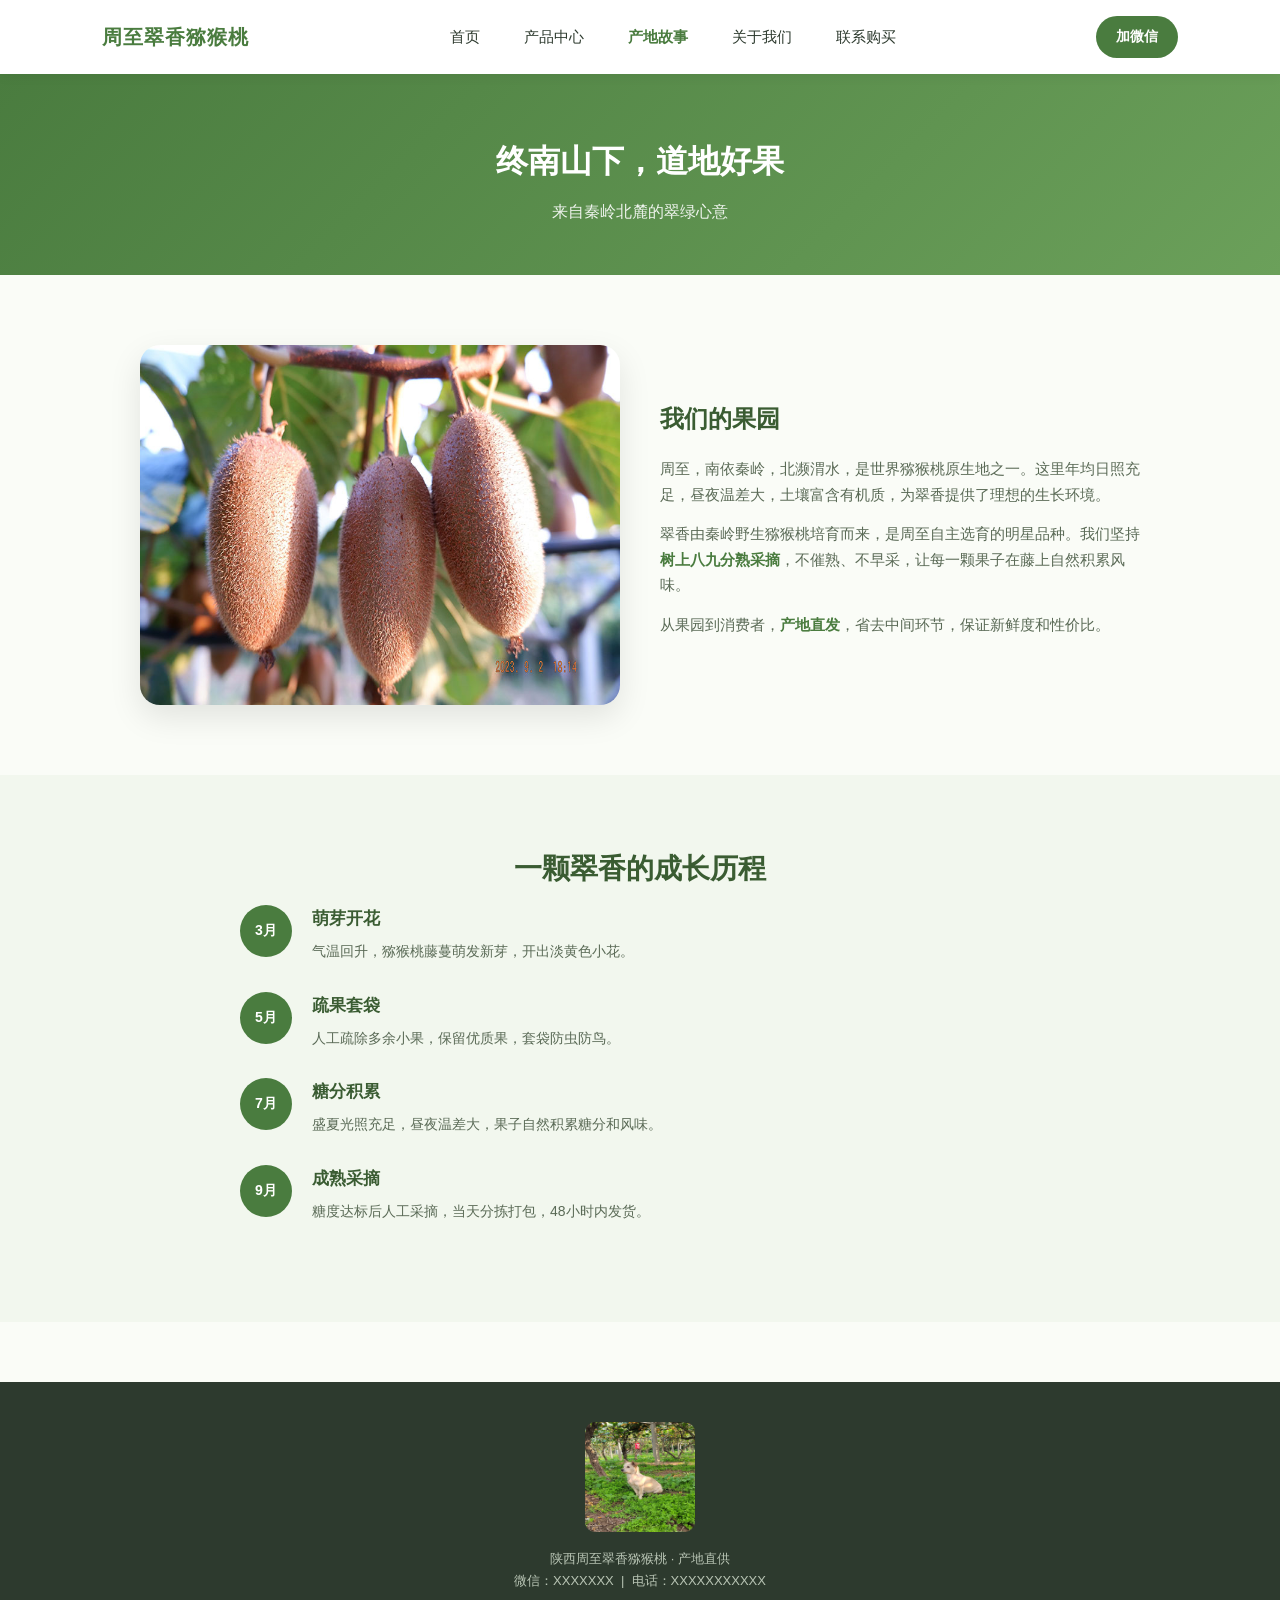
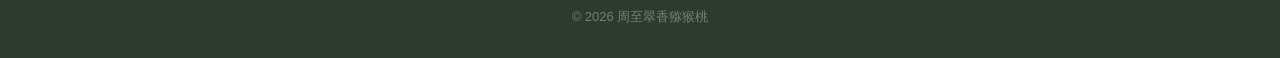
<file: pages/story.html>
<!DOCTYPE html>
<html lang="zh-CN">
<head>
<meta charset="UTF-8">
<meta name="viewport" content="width=device-width, initial-scale=1.0">
<title>产地故事 · 陕西周至翠香猕猴桃</title>
<meta name="description" content="周至翠香猕猴桃产地故事，秦岭北麓核心产区，树上自然熟，产地直发。">
<link rel="stylesheet" href="/style.css">
<style>
  .story-wrap { display: grid; grid-template-columns: 1fr 1fr; gap: 40px; max-width: 1000px; margin: 0 auto; align-items: center; }
  .story-img { border-radius: 20px; overflow: hidden; box-shadow: 0 12px 32px rgba(0,0,0,0.1); }
  .story-text h3 { font-size: 24px; color: #3a5c32; margin-bottom: 16px; }
  .story-text p { font-size: 15px; color: var(--text-mid); margin-bottom: 14px; }
  .story-text .highlight { color: var(--primary); font-weight: 700; }

  .timeline { max-width: 800px; margin: 0 auto; }
  .timeline-item { display: flex; gap: 20px; margin-bottom: 28px; }
  .timeline-dot { flex-shrink: 0; width: 52px; height: 52px; border-radius: 50%; background: var(--primary); color: #fff; display: flex; align-items: center; justify-content: center; font-weight: 700; font-size: 14px; }
  .timeline-content h4 { font-size: 17px; color: #3a5c32; margin-bottom: 6px; }
  .timeline-content p { font-size: 14px; color: var(--text-mid); }

  @media (max-width: 768px) {
    .story-wrap { grid-template-columns: 1fr; }
  }
</style>
</head>
<body>

<div id="site-nav"></div>

<header class="page-header">
  <h1>终南山下，道地好果</h1>
  <p>来自秦岭北麓的翠绿心意</p>
</header>

<section>
  <div class="story-wrap">
    <div class="story-img">
      <img src="/images/orchard.jpg" alt="周至猕猴桃果园">
    </div>
    <div class="story-text">
      <h3>我们的果园</h3>
      <p>周至，南依秦岭，北濒渭水，是世界猕猴桃原生地之一。这里年均日照充足，昼夜温差大，土壤富含有机质，为翠香提供了理想的生长环境。</p>
      <p>翠香由秦岭野生猕猴桃培育而来，是周至自主选育的明星品种。我们坚持<span class="highlight">树上八九分熟采摘</span>，不催熟、不早采，让每一颗果子在藤上自然积累风味。</p>
      <p>从果园到消费者，<span class="highlight">产地直发</span>，省去中间环节，保证新鲜度和性价比。</p>
    </div>
  </div>
</section>

<section style="background:var(--primary-bg);">
  <h2 class="section-title">一颗翠香的成长历程</h2>
  <div class="timeline">
    <div class="timeline-item">
      <div class="timeline-dot">3月</div>
      <div class="timeline-content">
        <h4>萌芽开花</h4>
        <p>气温回升，猕猴桃藤蔓萌发新芽，开出淡黄色小花。</p>
      </div>
    </div>
    <div class="timeline-item">
      <div class="timeline-dot">5月</div>
      <div class="timeline-content">
        <h4>疏果套袋</h4>
        <p>人工疏除多余小果，保留优质果，套袋防虫防鸟。</p>
      </div>
    </div>
    <div class="timeline-item">
      <div class="timeline-dot">7月</div>
      <div class="timeline-content">
        <h4>糖分积累</h4>
        <p>盛夏光照充足，昼夜温差大，果子自然积累糖分和风味。</p>
      </div>
    </div>
    <div class="timeline-item">
      <div class="timeline-dot">9月</div>
      <div class="timeline-content">
        <h4>成熟采摘</h4>
        <p>糖度达标后人工采摘，当天分拣打包，48小时内发货。</p>
      </div>
    </div>
  </div>
</section>

<div id="site-wechat"></div>
<div id="site-footer"></div>
<div id="site-mobile-nav"></div>

<script src="/common.js"></script>
</body>
</html>
</file>
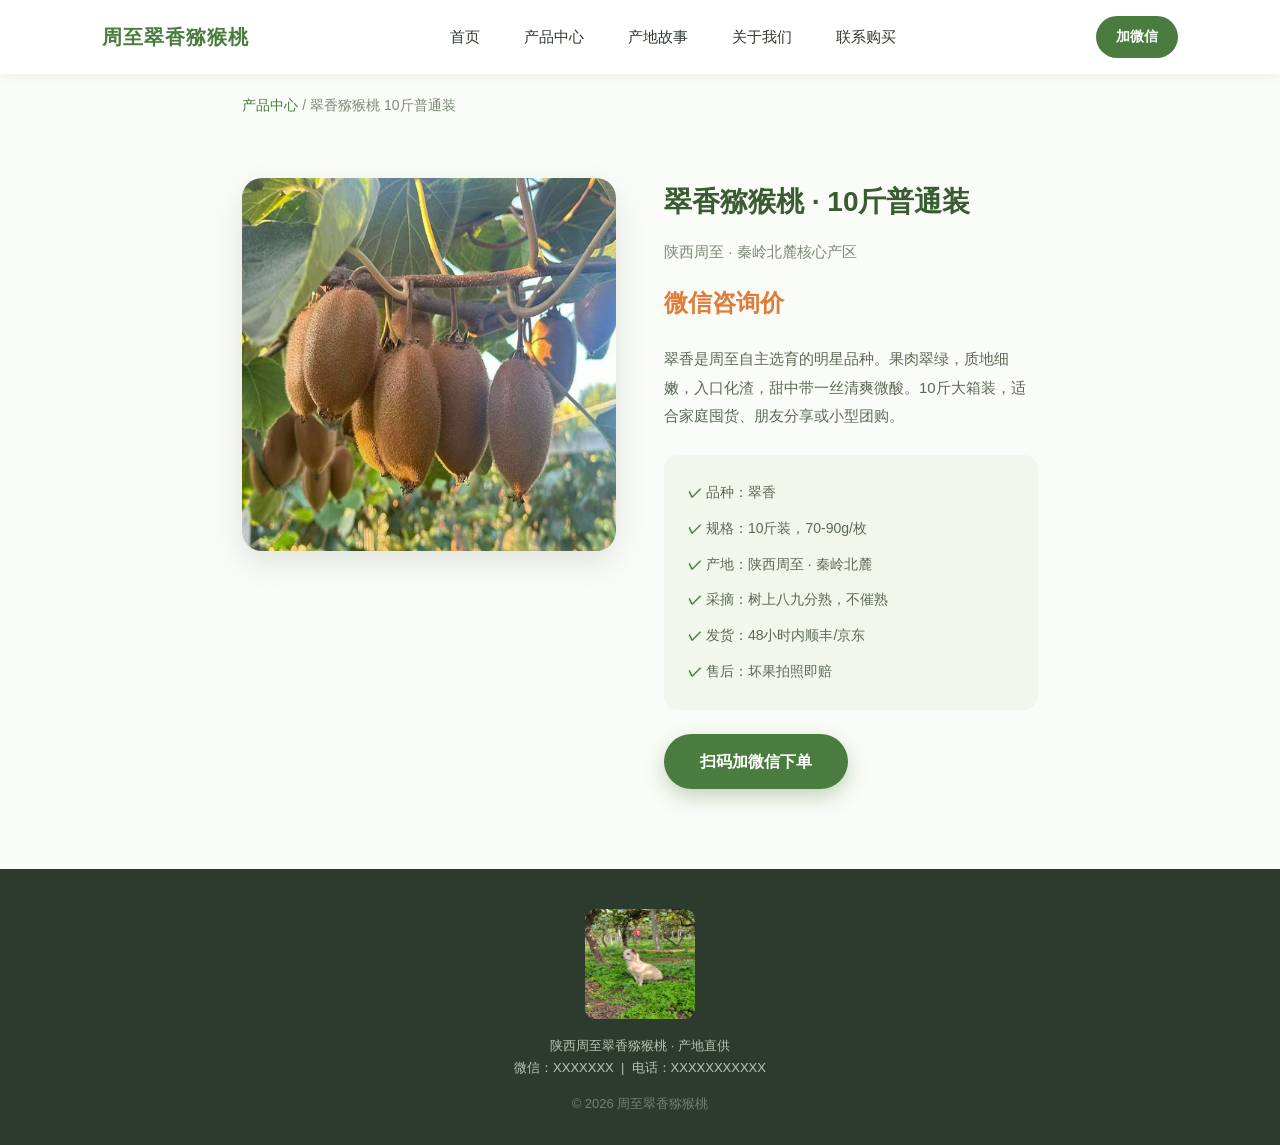
<file: products/cuixiang-10jin.html>
<!DOCTYPE html>
<html lang="zh-CN">
<head>
<meta charset="UTF-8">
<meta name="viewport" content="width=device-width, initial-scale=1.0">
<title>翠香猕猴桃 10斤普通装 · 陕西周至</title>
<meta name="description" content="周至翠香猕猴桃10斤普通装，70-90g/枚，果肉翠绿，细嫩多汁，产地直供。">
<link rel="stylesheet" href="/style.css">
</head>
<body>

<div id="site-nav"></div>

<div class="breadcrumb">
  <a href="/products.html">产品中心</a> / 翠香猕猴桃 10斤普通装
</div>

<!-- ===== 产品内容：每个页面不同 ===== -->
<div class="detail-hero">
  <div class="detail-img">
    <img src="/images/product-cuixiang-10jin.jpg" alt="翠香猕猴桃10斤普通装">
  </div>
  <div class="detail-info">
    <h1>翠香猕猴桃 · 10斤普通装</h1>
    <p class="subtitle">陕西周至 · 秦岭北麓核心产区</p>
    <p class="price">微信咨询价</p>
    <p class="desc">翠香是周至自主选育的明星品种。果肉翠绿，质地细嫩，入口化渣，甜中带一丝清爽微酸。10斤大箱装，适合家庭囤货、朋友分享或小型团购。</p>
    <ul class="spec-list">
      <li>品种：翠香</li>
      <li>规格：10斤装，70-90g/枚</li>
      <li>产地：陕西周至 · 秦岭北麓</li>
      <li>采摘：树上八九分熟，不催熟</li>
      <li>发货：48小时内顺丰/京东</li>
      <li>售后：坏果拍照即赔</li>
    </ul>
    <a href="/contact.html" class="btn-buy">扫码加微信下单</a>
  </div>
</div>

<!-- ===== 产品内容结束 ===== -->

<div id="site-wechat"></div>
<div id="site-footer"></div>
<div id="site-mobile-nav"></div>

<script src="/common.js"></script>
</body>
</html>
</file>
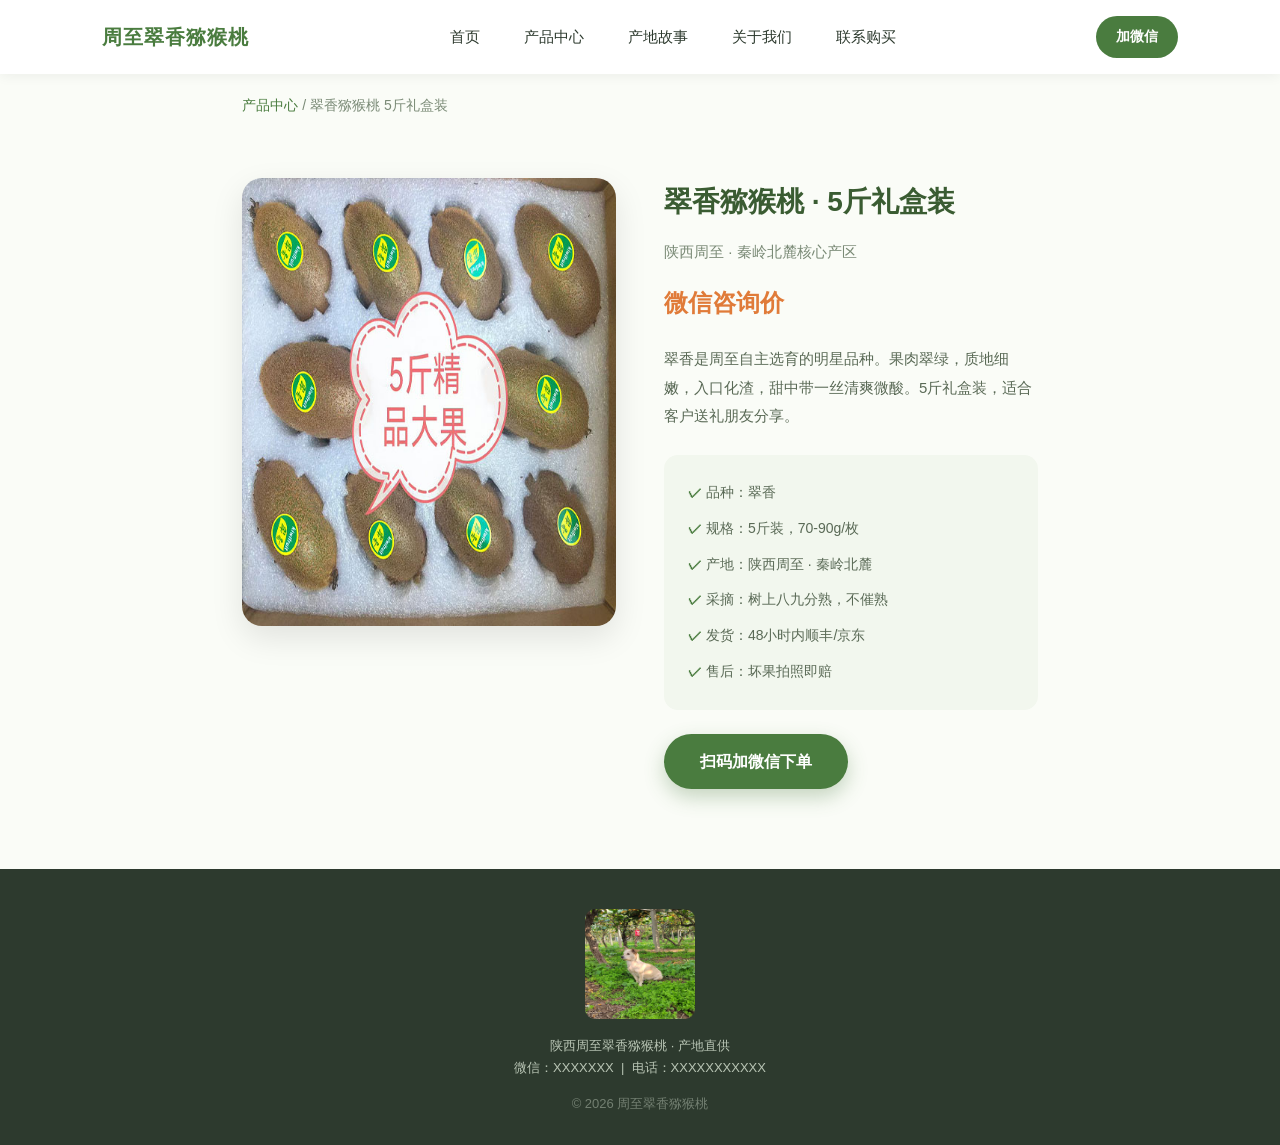
<file: products/cuixiang-5jin-gift.html>
<!DOCTYPE html>
<html lang="zh-CN">
<head>
<meta charset="UTF-8">
<meta name="viewport" content="width=device-width, initial-scale=1.0">
<title>翠香猕猴桃 5斤礼盒装 · 陕西周至</title>
<meta name="description" content="周至翠香猕猴桃5斤礼盒装，70-90g/枚，果肉翠绿，细嫩多汁，产地直供。">
<link rel="stylesheet" href="/style.css">
</head>
<body>

<div id="site-nav"></div>

<div class="breadcrumb">
  <a href="/products.html">产品中心</a> / 翠香猕猴桃 5斤礼盒装
</div>

<!-- ===== 产品内容：每个页面不同 ===== -->
<div class="detail-hero">
  <div class="detail-img">
    <img src="/images/product-cuixiang-gift.jpg" alt="翠香猕猴桃5斤礼盒装">
  </div>
  <div class="detail-info">
    <h1>翠香猕猴桃 · 5斤礼盒装</h1>
    <p class="subtitle">陕西周至 · 秦岭北麓核心产区</p>
    <p class="price">微信咨询价</p>
    <p class="desc">翠香是周至自主选育的明星品种。果肉翠绿，质地细嫩，入口化渣，甜中带一丝清爽微酸。5斤礼盒装，适合客户送礼朋友分享。</p>
    <ul class="spec-list">
      <li>品种：翠香</li>
      <li>规格：5斤装，70-90g/枚</li>
      <li>产地：陕西周至 · 秦岭北麓</li>
      <li>采摘：树上八九分熟，不催熟</li>
      <li>发货：48小时内顺丰/京东</li>
      <li>售后：坏果拍照即赔</li>
    </ul>
    <a href="/contact.html" class="btn-buy">扫码加微信下单</a>
  </div>
</div>

<!-- ===== 产品内容结束 ===== -->

<div id="site-wechat"></div>
<div id="site-footer"></div>
<div id="site-mobile-nav"></div>

<script src="/common.js"></script>
</body>
</html>
</file>
<file: style.css>
/* ===== 主题变量（改这里就能换全站配色） ===== */
:root {
  --primary: #4a7c3f;
  --primary-light: #6ba05a;
  --primary-bg: #f2f7ee;
  --accent: #f5a623;
  --price: #e07b39;
  --text: #2d3a2e;
  --text-light: #7a8a76;
  --text-mid: #5a6a56;
  --bg: #fafcf7;
  --radius: 16px;
  --shadow: 0 6px 24px rgba(0,0,0,0.07);
}

/* ===== 基础重置 ===== */
* { margin: 0; padding: 0; box-sizing: border-box; }
body { font-family: -apple-system, "PingFang SC", "Microsoft YaHei", sans-serif; color: var(--text); line-height: 1.7; background: var(--bg); }
img { max-width: 100%; display: block; }
a { text-decoration: none; color: inherit; }

/* ===== 导航栏 ===== */
.navbar { position: sticky; top: 0; z-index: 100; background: rgba(255,255,255,0.95); backdrop-filter: blur(8px); box-shadow: 0 2px 12px rgba(0,0,0,0.06); display: flex; align-items: center; justify-content: space-between; padding: 16px 8%; max-width: 1400px; margin: 0 auto; }
.logo { font-size: 20px; font-weight: 700; color: var(--primary); letter-spacing: 1px; }
.nav-links { display: flex; gap: 44px; font-size: 15px; }
.nav-links a { transition: color 0.2s; }
.nav-links a:hover { color: var(--primary); }
.nav-links a.active { color: var(--primary); font-weight: 700; }
.nav-wechat { background: var(--primary); color: #fff; padding: 9px 20px; border-radius: 22px; font-size: 14px; font-weight: 600; transition: transform 0.2s; }
.nav-wechat:hover { transform: translateY(-1px); }

/* ===== 通用区块 ===== */
section { padding: 70px 8%; }
.section-title { text-align: center; font-size: 28px; font-weight: 700; color: #3a5c32; margin-bottom: 12px; }
.section-sub { text-align: center; color: var(--text-light); font-size: 15px; margin-bottom: 48px; }

/* ===== 页面头部（内页用） ===== */
.page-header { background: linear-gradient(135deg, var(--primary), var(--primary-light)); color: #fff; text-align: center; padding: 60px 5% 50px; }
.page-header h1 { font-size: 32px; margin-bottom: 10px; }
.page-header p { font-size: 16px; opacity: 0.9; }

/* ===== 按钮 ===== */
.btn-main { display: inline-block; background: var(--accent); color: #fff; padding: 15px 42px; border-radius: 32px; font-size: 16px; font-weight: 700; box-shadow: 0 8px 24px rgba(245,166,35,0.45); transition: transform 0.2s; }
.btn-main:hover { transform: translateY(-2px); }
.btn-ghost { display: inline-block; background: transparent; color: #fff; padding: 15px 38px; border-radius: 32px; font-size: 16px; font-weight: 600; border: 1.5px solid rgba(255,255,255,0.6); transition: background 0.2s; }
.btn-ghost:hover { background: rgba(255,255,255,0.12); }
.btn-outline { display: inline-block; border: 2px solid var(--primary); color: var(--primary); padding: 10px 26px; border-radius: 22px; font-size: 14px; font-weight: 600; transition: background 0.2s, color 0.2s; }
.btn-outline:hover { background: var(--primary); color: #fff; }
.btn-buy { display: inline-block; background: var(--primary); color: #fff; padding: 14px 36px; border-radius: 28px; font-size: 16px; font-weight: 700; box-shadow: 0 8px 20px rgba(74,124,63,0.3); }

/* ===== 首屏 Hero ===== */
.hero { position: relative; min-height: 600px; display: flex; align-items: center; justify-content: center; text-align: center; color: #fff; overflow: hidden; }
.hero-bg { position: absolute; inset: 0; background: url('/images/banner.jpg') center/cover no-repeat; transform: scale(1.02); }
.hero-overlay { position: absolute; inset: 0; background: linear-gradient(135deg, rgba(30,50,25,0.62) 0%, rgba(30,50,25,0.35) 100%); }
.hero-content { position: relative; z-index: 2; padding: 0 5%; max-width: 900px; }
.hero-eyebrow { display: inline-block; background: rgba(255,255,255,0.15); border: 1px solid rgba(255,255,255,0.3); color: #fff; padding: 6px 18px; border-radius: 20px; font-size: 13px; letter-spacing: 2px; margin-bottom: 24px; backdrop-filter: blur(4px); }
.hero h1 { font-size: 48px; font-weight: 800; margin-bottom: 18px; letter-spacing: 2px; line-height: 1.3; }
.hero p { font-size: 19px; margin-bottom: 36px; opacity: 0.95; letter-spacing: 1px; }
.hero-buttons { display: flex; gap: 16px; justify-content: center; flex-wrap: wrap; }

/* ===== 信任点 ===== */
.trust-grid { display: grid; grid-template-columns: repeat(3, 1fr); gap: 28px; max-width: 1000px; margin: 0 auto; }
.trust-item { background: #fff; border-radius: 18px; padding: 36px 24px; text-align: center; box-shadow: 0 6px 24px rgba(74,124,63,0.08); transition: transform 0.25s; }
.trust-item:hover { transform: translateY(-4px); }
.trust-icon { width: 64px; height: 64px; border-radius: 50%; background: linear-gradient(135deg, #eaf3e5, #d4e8cb); display: flex; align-items: center; justify-content: center; font-size: 28px; margin: 0 auto 18px; }
.trust-item h3 { font-size: 18px; color: #3a5c32; margin-bottom: 8px; font-weight: 700; }
.trust-item p { font-size: 14px; color: var(--text-light); }

/* ===== 产品卡片 ===== */
.product-grid { display: grid; grid-template-columns: repeat(2, 1fr); gap: 32px; max-width: 900px; margin: 0 auto; }
.product-card { background: #fff; border-radius: 20px; overflow: hidden; box-shadow: 0 8px 28px rgba(0,0,0,0.08); transition: transform 0.28s; }
.product-card:hover { transform: translateY(-6px); }
.product-img-wrap { position: relative; overflow: hidden; }
.product-card img { height: 260px; object-fit: cover; width: 100%; transition: transform 0.4s; }
.product-card:hover img { transform: scale(1.05); }
.product-badge { position: absolute; top: 16px; left: 16px; background: var(--accent); color: #fff; padding: 5px 14px; border-radius: 14px; font-size: 12px; font-weight: 700; }
.product-info { padding: 26px; }
.product-info h3 { font-size: 19px; color: #3a5c32; margin-bottom: 10px; font-weight: 700; }
.product-info .desc { font-size: 14px; color: var(--text-mid); margin-bottom: 16px; }
.product-info .price-row { display: flex; align-items: baseline; justify-content: space-between; margin-bottom: 18px; }
.product-info .price { font-size: 18px; color: var(--price); font-weight: 700; }
.product-info .unit { font-size: 13px; color: #a8b5a3; }

/* ===== 微信引导区 ===== */
.wechat-section { background: linear-gradient(135deg, var(--primary), var(--primary-light)); color: #fff; text-align: center; border-radius: 24px; padding: 56px 5%; max-width: 1000px; margin: 0 auto; }
.wechat-section h2 { font-size: 28px; margin-bottom: 14px; }
.wechat-section p { font-size: 16px; margin-bottom: 28px; opacity: 0.95; }
.wechat-qr { width: 190px; height: 190px; margin: 0 auto 18px; background: #fff; border-radius: 16px; padding: 10px; box-shadow: 0 12px 32px rgba(0,0,0,0.18); }
.wechat-id { font-size: 17px; font-weight: 700; letter-spacing: 1px; }

/* ===== 页脚 ===== */
footer { background: #2d3a2e; color: #b8c4b4; text-align: center; padding: 40px 5% 30px; font-size: 13px; margin-top: 60px; }
footer .qr-small { width: 110px; margin: 0 auto 16px; border-radius: 10px; }

/* ===== 悬浮微信按钮 ===== */
.float-wechat { display: none; position: fixed; bottom: 84px; right: 20px; z-index: 200; background: var(--primary); color: #fff; padding: 14px 22px; border-radius: 30px; font-size: 15px; font-weight: 700; box-shadow: 0 6px 20px rgba(74,124,63,0.5); }

/* ===== 手机底部导航 ===== */
.mobile-nav { display: none; position: fixed; bottom: 0; left: 0; right: 0; background: #fff; box-shadow: 0 -2px 12px rgba(0,0,0,0.08); z-index: 300; padding: 8px 0; }
.mobile-nav a { flex: 1; text-align: center; font-size: 12px; color: var(--text-light); padding: 4px 0; display: flex; flex-direction: column; align-items: center; gap: 2px; }
.mobile-nav a .nav-icon { font-size: 20px; }
.mobile-nav a.active { color: var(--primary); font-weight: 700; }

/* ===== 产品详情页 ===== */
.breadcrumb { padding: 20px 8%; font-size: 14px; color: var(--text-light); max-width: 1000px; margin: 0 auto; }
.breadcrumb a { color: var(--primary); }
.detail-wrap { max-width: 1000px; margin: 0 auto; padding: 20px 8% 60px; display: grid; grid-template-columns: 1fr 1fr; gap: 48px; align-items: start; }
.detail-img { border-radius: 20px; overflow: hidden; box-shadow: 0 12px 32px rgba(0,0,0,0.1); }
.detail-info h1 { font-size: 28px; color: #3a5c32; margin-bottom: 16px; }
.detail-info .price { font-size: 22px; color: var(--price); font-weight: 700; margin-bottom: 20px; }
.detail-info .desc { font-size: 15px; color: var(--text-mid); margin-bottom: 24px; line-height: 1.9; }
.spec-list { background: var(--primary-bg); border-radius: 14px; padding: 20px 24px; margin-bottom: 24px; }
.spec-list li { list-style: none; font-size: 14px; color: var(--text-mid); padding: 6px 0; }
.spec-list li::before { content: "✓ "; color: var(--primary); font-weight: 700; }

/* ===== 响应式 ===== */
@media (max-width: 768px) {
  .nav-links { display: none; }
  section { padding: 44px 5%; }
  .section-title { font-size: 22px; }
  .hero { min-height: 440px; }
  .hero h1 { font-size: 28px; letter-spacing: 1px; }
  .hero p { font-size: 15px; }
  .hero-eyebrow { font-size: 11px; letter-spacing: 1px; }
  .trust-grid, .product-grid { grid-template-columns: 1fr; }
  .farmer-wrap { grid-template-columns: 1fr; gap: 28px; }
  .farmer-img { max-width: 260px; margin: 0 auto; }
  .float-wechat { display: block; }
  .mobile-nav { display: flex; }
  body { padding-bottom: 70px; }
  .wechat-section { padding: 40px 5%; border-radius: 18px; }
  .wechat-section h2 { font-size: 22px; }
  .page-header h1 { font-size: 24px; }
  .detail-wrap { grid-template-columns: 1fr; gap: 28px; }
  .detail-info h1 { font-size: 22px; }
}
/* ===== 产品详情页框架 ===== */
.breadcrumb { padding: 20px 8%; font-size: 14px; color: var(--text-light); max-width: 1000px; margin: 0 auto; }
.breadcrumb a { color: var(--primary); }

.detail-hero { display: grid; grid-template-columns: 1fr 1fr; gap: 48px; max-width: 1000px; margin: 0 auto; padding: 40px 8% 20px; align-items: start; }
.detail-img { border-radius: 20px; overflow: hidden; box-shadow: 0 12px 32px rgba(0,0,0,0.1); }
.detail-info h1 { font-size: 28px; color: #3a5c32; margin-bottom: 14px; }
.detail-info .subtitle { font-size: 15px; color: var(--text-light); margin-bottom: 18px; }
.detail-info .price { font-size: 24px; color: var(--price); font-weight: 700; margin-bottom: 22px; }
.detail-info .desc { font-size: 15px; color: var(--text-mid); margin-bottom: 24px; line-height: 1.9; }
.spec-list { background: var(--primary-bg); border-radius: 14px; padding: 20px 24px; margin-bottom: 24px; }
.spec-list li { list-style: none; font-size: 14px; color: var(--text-mid); padding: 6px 0; }
.spec-list li::before { content: "✓ "; color: var(--primary); font-weight: 700; }
.btn-buy { display: inline-block; background: var(--primary); color: #fff; padding: 14px 36px; border-radius: 28px; font-size: 16px; font-weight: 700; box-shadow: 0 8px 20px rgba(74,124,63,0.3); }
.btn-buy:hover { transform: translateY(-1px); }

.detail-section { max-width: 1000px; margin: 0 auto; padding: 40px 8%; }
.detail-section h2 { font-size: 22px; color: #3a5c32; margin-bottom: 18px; text-align: center; }
.detail-section p { font-size: 15px; color: var(--text-mid); margin-bottom: 14px; }
.detail-gallery { display: grid; grid-template-columns: repeat(2, 1fr); gap: 16px; margin-top: 24px; }
.detail-gallery img { border-radius: 14px; box-shadow: 0 6px 20px rgba(0,0,0,0.08); }

.taste-grid { display: grid; grid-template-columns: repeat(3, 1fr); gap: 20px; max-width: 800px; margin: 0 auto; }
.taste-item { background: #fff; border-radius: 16px; padding: 28px 20px; text-align: center; box-shadow: 0 4px 16px rgba(0,0,0,0.05); }
.taste-item .icon { font-size: 32px; margin-bottom: 10px; }
.taste-item h4 { font-size: 16px; color: #3a5c32; margin-bottom: 6px; }
.taste-item p { font-size: 13px; color: var(--text-light); }

@media (max-width: 768px) {
  .detail-hero { grid-template-columns: 1fr; gap: 28px; }
  .detail-info h1 { font-size: 22px; }
  .detail-gallery { grid-template-columns: 1fr; }
  .taste-grid { grid-template-columns: 1fr; }
}
</file>
